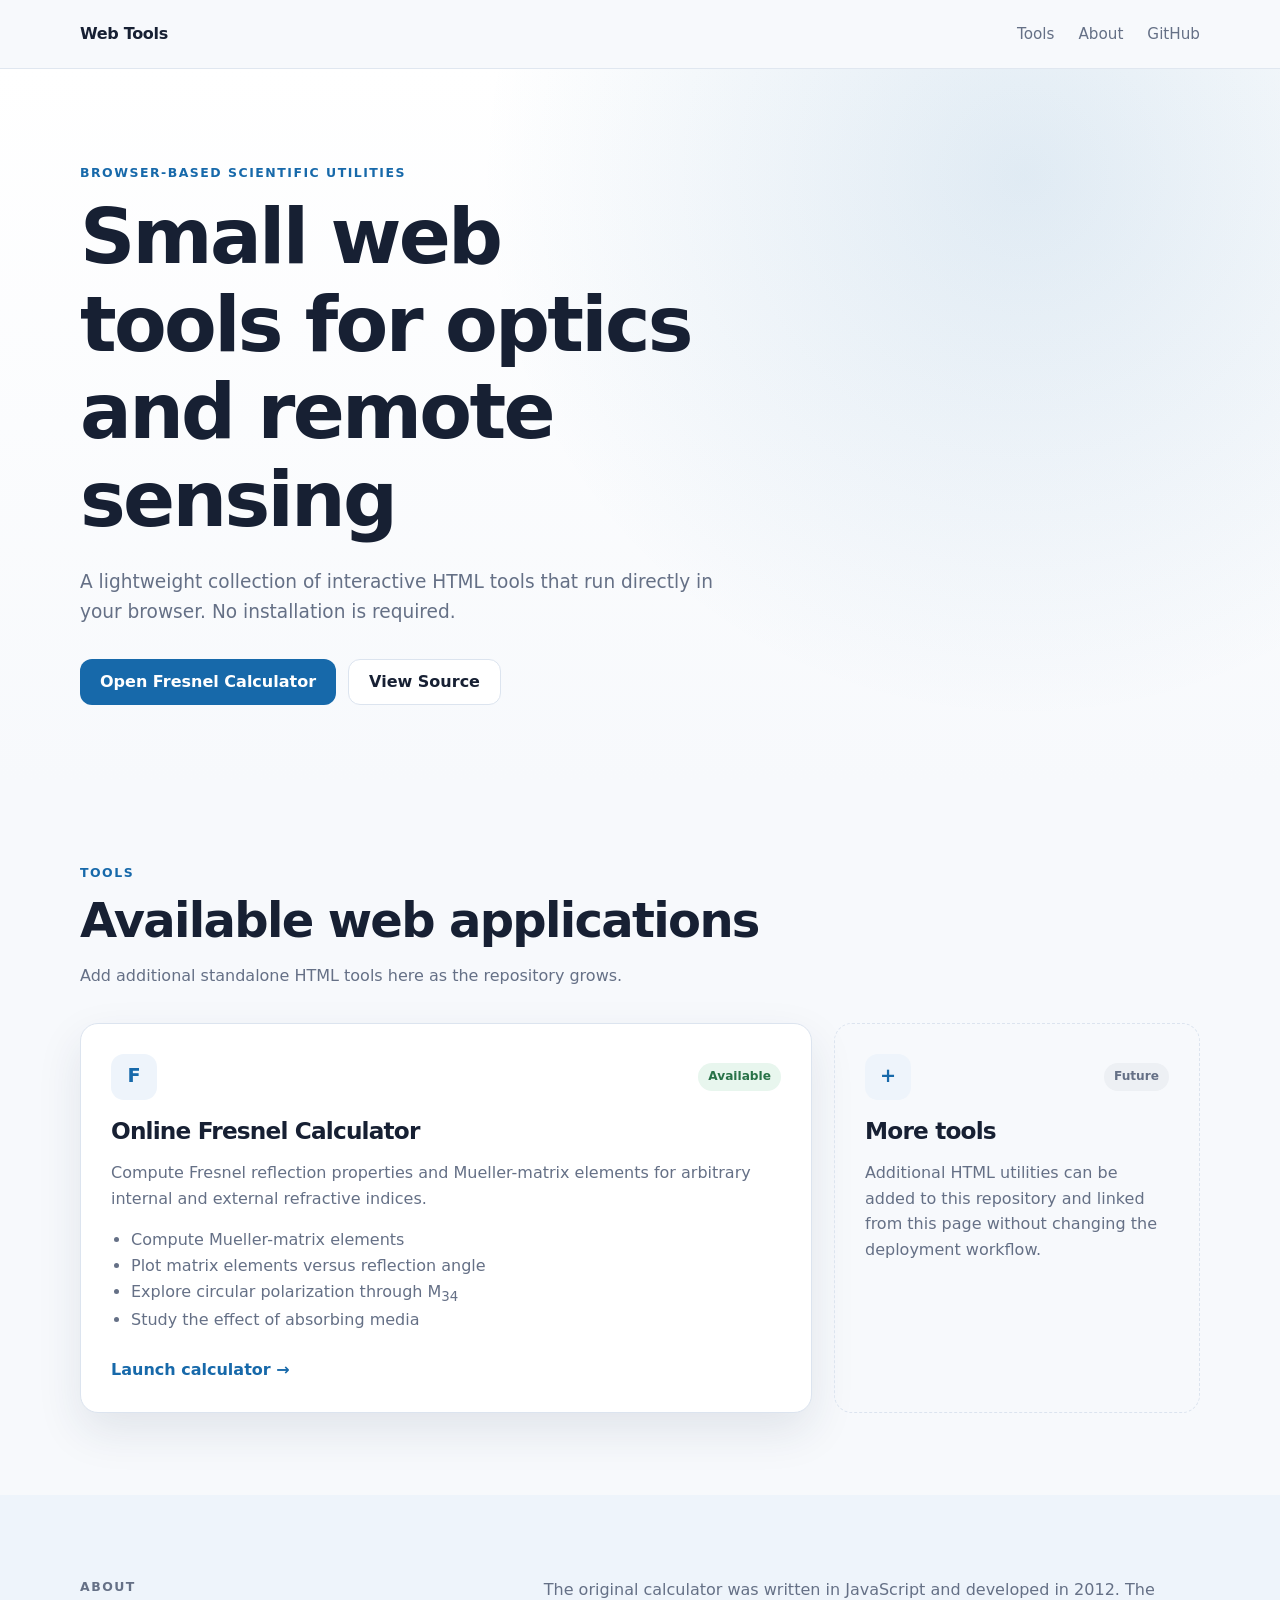
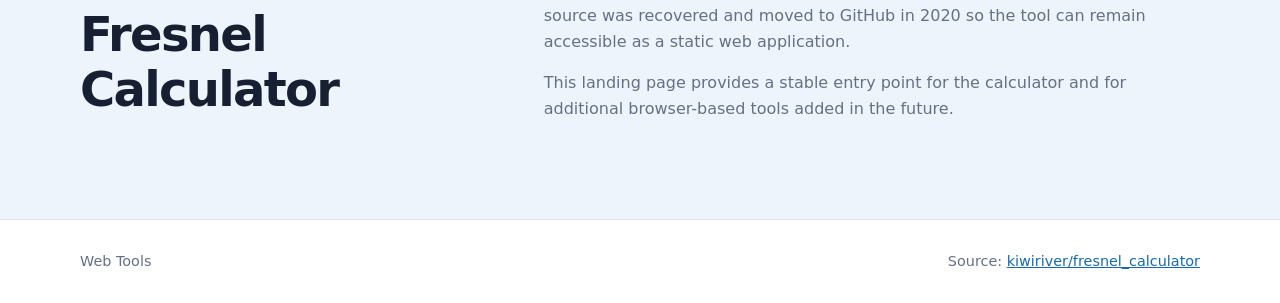
<file: index.html>
<!DOCTYPE html>
<html lang="en">
<head>
  <meta charset="UTF-8">
  <meta name="viewport" content="width=device-width, initial-scale=1.0">
  <meta name="description" content="A collection of browser-based scientific tools, including an online Fresnel calculator for Mueller-matrix calculations and polarization studies.">
  <title>Web Tools | Fresnel Calculator</title>
  <link rel="stylesheet" href="assets/style.css">
</head>

<body>
  <header class="site-header">
    <div class="container nav">
      <a class="brand" href="./">Web Tools</a>
      <nav aria-label="Primary navigation">
        <a href="#tools">Tools</a>
        <a href="#about">About</a>
        <a href="https://github.com/kiwiriver/fresnel_calculator">GitHub</a>
      </nav>
    </div>
  </header>

  <main>
    <section class="hero">
      <div class="container hero-grid">
        <div>
          <p class="eyebrow">Browser-based scientific utilities</p>
          <h1>Small web tools for optics and remote sensing</h1>
          <p class="hero-text">
            A lightweight collection of interactive HTML tools that run directly
            in your browser. No installation is required.
          </p>
          <div class="hero-actions">
            <a class="button primary" href="tools/my.jqplot.fresnel.html">Open Fresnel Calculator</a>
            <a class="button secondary" href="https://github.com/kiwiriver/fresnel_calculator">View Source</a>
          </div>
        </div>

      </div>
    </section>

    <section id="tools" class="section">
      <div class="container">
        <div class="section-heading">
          <p class="eyebrow">Tools</p>
          <h2>Available web applications</h2>
          <p>Add additional standalone HTML tools here as the repository grows.</p>
        </div>

        <div class="tool-grid">
          <article class="tool-card featured">
            <div class="tool-top">
              <span class="tool-icon">F</span>
              <span class="status">Available</span>
            </div>
            <h3>Online Fresnel Calculator</h3>
            <p>
              Compute Fresnel reflection properties and Mueller-matrix elements
              for arbitrary internal and external refractive indices.
            </p>
            <ul>
              <li>Compute Mueller-matrix elements</li>
              <li>Plot matrix elements versus reflection angle</li>
              <li>Explore circular polarization through M<sub>34</sub></li>
              <li>Study the effect of absorbing media</li>
            </ul>
            <a class="tool-link" href="tools/my.jqplot.fresnel.html">
              Launch calculator <span aria-hidden="true">→</span>
            </a>
          </article>

          <article class="tool-card placeholder">
            <div class="tool-top">
              <span class="tool-icon">+</span>
              <span class="status muted">Future</span>
            </div>
            <h3>More tools</h3>
            <p>
              Additional HTML utilities can be added to this repository and
              linked from this page without changing the deployment workflow.
            </p>
          </article>
        </div>
      </div>
    </section>

    <section id="about" class="section alt">
      <div class="container about-grid">
        <div>
          <p class="eyebrow">About</p>
          <h2>Fresnel Calculator</h2>
        </div>
        <div>
          <p>
            The original calculator was written in JavaScript and developed in
            2012. The source was recovered and moved to GitHub in 2020 so the
            tool can remain accessible as a static web application.
          </p>
          <p>
            This landing page provides a stable entry point for the calculator
            and for additional browser-based tools added in the future.
          </p>
        </div>
      </div>
    </section>
  </main>

  <footer>
    <div class="container footer-content">
      <span>Web Tools</span>
      <span>
        Source:
        <a href="https://github.com/kiwiriver/fresnel_calculator">
          kiwiriver/fresnel_calculator
        </a>
      </span>
    </div>
  </footer>
</body>
</html>
</file>
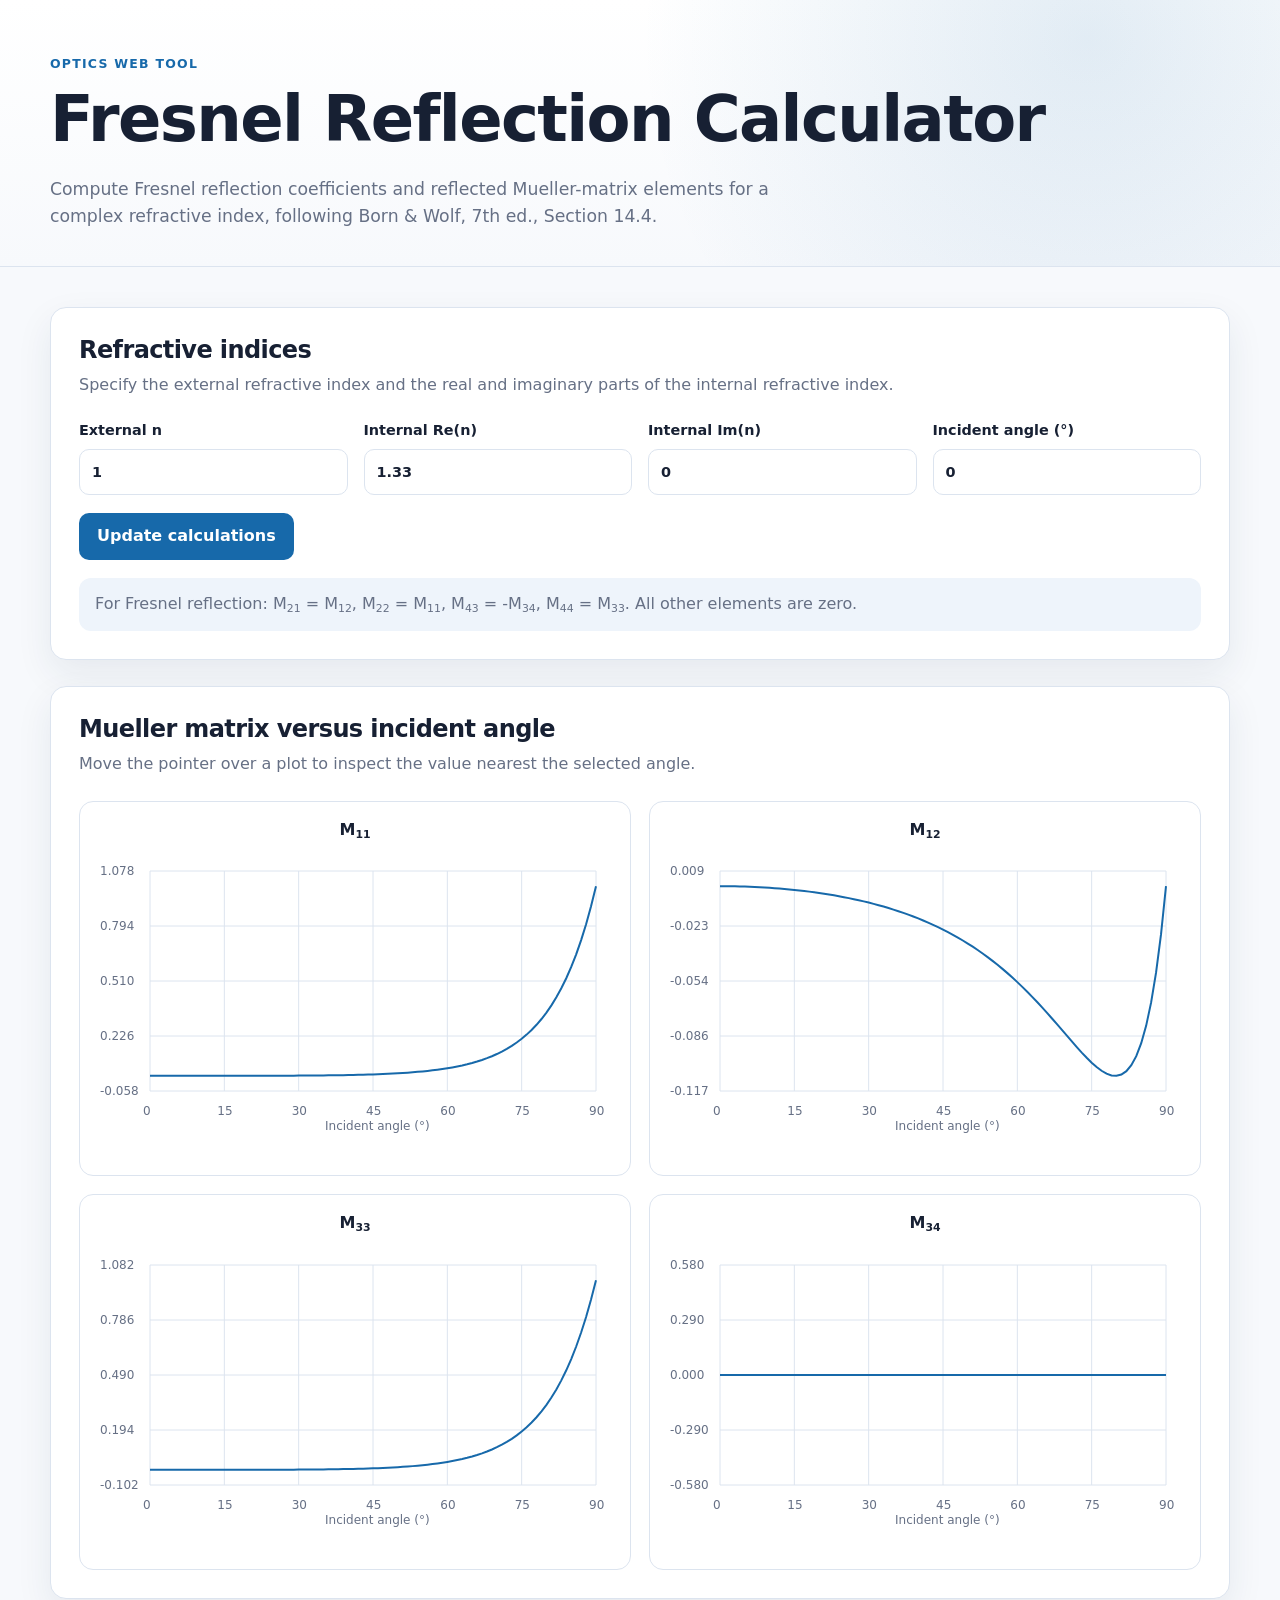
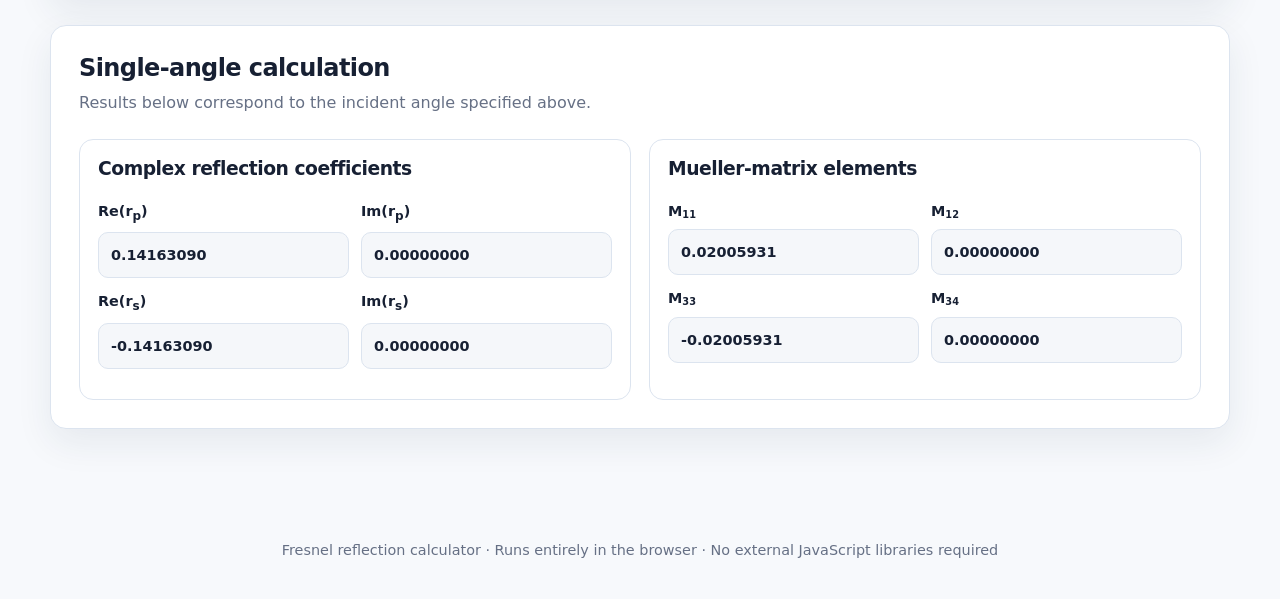
<file: tools/my.jqplot.fresnel.html>
<!DOCTYPE html>
<html lang="en">
<head>
  <meta charset="UTF-8">
  <meta name="viewport" content="width=device-width, initial-scale=1.0">
  <meta name="description" content="Interactive Fresnel reflection calculator for complex refractive indices and Mueller-matrix elements.">
  <title>Fresnel Reflection Calculator</title>

  <style>
    :root {
      --bg: #f7f9fc;
      --surface: #ffffff;
      --surface-soft: #eef4fb;
      --text: #172033;
      --muted: #667085;
      --line: #dce4ef;
      --accent: #1769aa;
      --accent-dark: #0f4f82;
      --radius: 16px;
      --shadow: 0 14px 36px rgba(31, 52, 79, 0.08);
    }

    * {
      box-sizing: border-box;
    }

    body {
      margin: 0;
      font-family: Inter, ui-sans-serif, system-ui, -apple-system, BlinkMacSystemFont,
        "Segoe UI", sans-serif;
      color: var(--text);
      background: var(--bg);
      line-height: 1.55;
    }

    .container {
      width: min(1180px, calc(100% - 36px));
      margin: 0 auto;
    }

    header {
      padding: 54px 0 36px;
      background:
        radial-gradient(circle at 85% 15%, rgba(23,105,170,.12), transparent 28rem),
        linear-gradient(180deg, #fff 0%, var(--bg) 100%);
      border-bottom: 1px solid var(--line);
    }

    .eyebrow {
      margin: 0 0 8px;
      font-size: .78rem;
      font-weight: 800;
      color: var(--accent);
      text-transform: uppercase;
      letter-spacing: .1em;
    }

    h1, h2, h3 {
      line-height: 1.2;
      letter-spacing: -.025em;
    }

    h1 {
      margin: 0;
      font-size: clamp(2.3rem, 5vw, 4rem);
    }

    .lead {
      max-width: 760px;
      margin: 18px 0 0;
      color: var(--muted);
      font-size: 1.08rem;
    }

    main {
      padding: 40px 0 60px;
    }

    .panel {
      margin-bottom: 26px;
      padding: 28px;
      border: 1px solid var(--line);
      border-radius: var(--radius);
      background: var(--surface);
      box-shadow: var(--shadow);
    }

    .panel h2 {
      margin-top: 0;
      margin-bottom: 8px;
      font-size: 1.5rem;
    }

    .panel-intro {
      margin-top: 0;
      color: var(--muted);
    }

    .input-grid,
    .output-grid {
      display: grid;
      grid-template-columns: repeat(4, minmax(0, 1fr));
      gap: 16px;
      margin-top: 22px;
    }

    label {
      display: block;
      font-size: .9rem;
      font-weight: 700;
    }

    input[type="number"],
    input[type="text"] {
      width: 100%;
      margin-top: 7px;
      padding: 11px 12px;
      border: 1px solid var(--line);
      border-radius: 10px;
      background: #fff;
      color: var(--text);
      font: inherit;
    }

    input[readonly] {
      background: #f5f7fa;
    }

    button {
      margin-top: 18px;
      padding: 11px 18px;
      border: 0;
      border-radius: 10px;
      background: var(--accent);
      color: white;
      font: inherit;
      font-weight: 750;
      cursor: pointer;
    }

    button:hover {
      background: var(--accent-dark);
    }

    .matrix-note {
      margin-top: 18px;
      padding: 14px 16px;
      border-radius: 12px;
      background: var(--surface-soft);
      color: var(--muted);
    }

    .charts {
      display: grid;
      grid-template-columns: repeat(2, minmax(0, 1fr));
      gap: 18px;
      margin-top: 24px;
    }

    .chart-card {
      padding: 16px;
      border: 1px solid var(--line);
      border-radius: 14px;
      background: #fff;
    }

    .chart-title {
      margin: 0 0 10px;
      font-weight: 750;
      text-align: center;
    }

    canvas {
      width: 100%;
      height: 280px;
      display: block;
    }

    .chart-readout {
      margin-top: 8px;
      color: var(--muted);
      font-size: .86rem;
      text-align: center;
      min-height: 1.3em;
    }

    .coeff-grid {
      display: grid;
      grid-template-columns: repeat(2, minmax(0, 1fr));
      gap: 18px;
      margin-top: 24px;
    }

    .result-group {
      padding: 18px;
      border: 1px solid var(--line);
      border-radius: 14px;
      background: #fff;
    }

    .result-group h3 {
      margin-top: 0;
    }

    .result-row {
      display: grid;
      grid-template-columns: 1fr 1fr;
      gap: 12px;
      margin-bottom: 12px;
    }

    footer {
      padding: 24px 0 38px;
      color: var(--muted);
      font-size: .9rem;
      text-align: center;
    }

    .math sub {
      font-size: .68em;
      vertical-align: -.25em;
    }

    @media (max-width: 820px) {
      .input-grid,
      .output-grid,
      .charts,
      .coeff-grid {
        grid-template-columns: 1fr 1fr;
      }
    }

    @media (max-width: 560px) {
      .input-grid,
      .output-grid,
      .charts,
      .coeff-grid,
      .result-row {
        grid-template-columns: 1fr;
      }

      .panel {
        padding: 20px;
      }
    }
  </style>
</head>

<body>
  <header>
    <div class="container">
      <p class="eyebrow">Optics Web Tool</p>
      <h1>Fresnel Reflection Calculator</h1>
      <p class="lead">
        Compute Fresnel reflection coefficients and reflected Mueller-matrix
        elements for a complex refractive index, following Born &amp; Wolf,
        7th ed., Section 14.4.
      </p>
    </div>
  </header>

  <main class="container">
    <section class="panel">
      <h2>Refractive indices</h2>
      <p class="panel-intro">
        Specify the external refractive index and the real and imaginary parts
        of the internal refractive index.
      </p>

      <div class="input-grid">
        <label>
          External n
          <input id="n1" type="number" step="any" value="1">
        </label>

        <label>
          Internal Re(n)
          <input id="n2r" type="number" step="any" value="1.33">
        </label>

        <label>
          Internal Im(n)
          <input id="n2i" type="number" step="any" value="0">
        </label>

        <label>
          Incident angle (°)
          <input id="theta" type="number" min="0" max="90" step="any" value="0">
        </label>
      </div>

      <button id="updateBtn" type="button">Update calculations</button>

      <div class="matrix-note">
        For Fresnel reflection:
        <span class="math">M<sub>21</sub> = M<sub>12</sub></span>,
        <span class="math">M<sub>22</sub> = M<sub>11</sub></span>,
        <span class="math">M<sub>43</sub> = -M<sub>34</sub></span>,
        <span class="math">M<sub>44</sub> = M<sub>33</sub></span>.
        All other elements are zero.
      </div>
    </section>

    <section class="panel">
      <h2>Mueller matrix versus incident angle</h2>
      <p class="panel-intro">
        Move the pointer over a plot to inspect the value nearest the selected angle.
      </p>

      <div class="charts">
        <div class="chart-card">
          <p class="chart-title math">M<sub>11</sub></p>
          <canvas id="chart11"></canvas>
          <div class="chart-readout" id="readout11"></div>
        </div>

        <div class="chart-card">
          <p class="chart-title math">M<sub>12</sub></p>
          <canvas id="chart12"></canvas>
          <div class="chart-readout" id="readout12"></div>
        </div>

        <div class="chart-card">
          <p class="chart-title math">M<sub>33</sub></p>
          <canvas id="chart33"></canvas>
          <div class="chart-readout" id="readout33"></div>
        </div>

        <div class="chart-card">
          <p class="chart-title math">M<sub>34</sub></p>
          <canvas id="chart34"></canvas>
          <div class="chart-readout" id="readout34"></div>
        </div>
      </div>
    </section>

    <section class="panel">
      <h2>Single-angle calculation</h2>
      <p class="panel-intro">
        Results below correspond to the incident angle specified above.
      </p>

      <div class="coeff-grid">
        <div class="result-group">
          <h3>Complex reflection coefficients</h3>

          <div class="result-row">
            <label>
              Re(r<sub>p</sub>)
              <input id="rpr" type="text" readonly>
            </label>
            <label>
              Im(r<sub>p</sub>)
              <input id="rpi" type="text" readonly>
            </label>
          </div>

          <div class="result-row">
            <label>
              Re(r<sub>s</sub>)
              <input id="rsr" type="text" readonly>
            </label>
            <label>
              Im(r<sub>s</sub>)
              <input id="rsi" type="text" readonly>
            </label>
          </div>
        </div>

        <div class="result-group">
          <h3>Mueller-matrix elements</h3>

          <div class="result-row">
            <label class="math">
              M<sub>11</sub>
              <input id="m11" type="text" readonly>
            </label>
            <label class="math">
              M<sub>12</sub>
              <input id="m12" type="text" readonly>
            </label>
          </div>

          <div class="result-row">
            <label class="math">
              M<sub>33</sub>
              <input id="m33" type="text" readonly>
            </label>
            <label class="math">
              M<sub>34</sub>
              <input id="m34" type="text" readonly>
            </label>
          </div>
        </div>
      </div>
    </section>
  </main>

  <footer>
    Fresnel reflection calculator · Runs entirely in the browser · No external JavaScript libraries required
  </footer>

  <script>
    class Complex {
      constructor(real, imaginary) {
        this.x = real;
        this.y = imaginary;
      }

      static multiply(a, b) {
        return new Complex(
          a.x * b.x - a.y * b.y,
          a.x * b.y + a.y * b.x
        );
      }

      static divide(a, b) {
        const denom = b.x * b.x + b.y * b.y;
        return new Complex(
          (a.x * b.x + a.y * b.y) / denom,
          (a.y * b.x - a.x * b.y) / denom
        );
      }

      static modSquare(a) {
        return a.x * a.x + a.y * a.y;
      }
    }

    function fresnel(thetaDeg, n1, n2r, n2i) {
      const theta = thetaDeg * Math.PI / 180;
      const nc11 = n1 * Math.cos(theta);

      const alpha =
        n2r * n2r -
        n2i * n2i -
        Math.pow(n1 * Math.sin(theta), 2);

      const beta = Math.sqrt(
        alpha * alpha + Math.pow(2 * n2r * n2i, 2)
      );

      const u2 = Math.sqrt(0.5 * Math.max(0, alpha + beta));
      const v2 = Math.sqrt(0.5 * Math.max(0, -alpha + beta));

      const epsilon = new Complex(
        n2r * n2r - n2i * n2i,
        2 * n2r * n2i
      );

      const rs = Complex.divide(
        new Complex(nc11 - u2, -v2),
        new Complex(nc11 + u2, v2)
      );

      const rp = Complex.divide(
        new Complex(
          epsilon.x * Math.cos(theta) - n1 * u2,
          epsilon.y * Math.cos(theta) - n1 * v2
        ),
        new Complex(
          epsilon.x * Math.cos(theta) + n1 * u2,
          epsilon.y * Math.cos(theta) + n1 * v2
        )
      );

      const m11 = (Complex.modSquare(rp) + Complex.modSquare(rs)) / 2;
      const m12 = (Complex.modSquare(rp) - Complex.modSquare(rs)) / 2;

      const rsConj = new Complex(rs.x, -rs.y);
      const cross = Complex.multiply(rp, rsConj);

      return {
        rp,
        rs,
        m11,
        m12,
        m33: cross.x,
        m34: cross.y
      };
    }

    function getInputs() {
      return {
        n1: Number(document.getElementById("n1").value),
        n2r: Number(document.getElementById("n2r").value),
        n2i: Number(document.getElementById("n2i").value),
        theta: Number(document.getElementById("theta").value)
      };
    }

    function formatValue(value) {
      if (!Number.isFinite(value)) return "—";
      if (Math.abs(value) < 1e-4 && value !== 0) return value.toExponential(6);
      return value.toFixed(8);
    }

    function updateSingleAngle() {
      const { n1, n2r, n2i, theta } = getInputs();
      const result = fresnel(theta, n1, n2r, n2i);

      document.getElementById("rpr").value = formatValue(result.rp.x);
      document.getElementById("rpi").value = formatValue(result.rp.y);
      document.getElementById("rsr").value = formatValue(result.rs.x);
      document.getElementById("rsi").value = formatValue(result.rs.y);

      document.getElementById("m11").value = formatValue(result.m11);
      document.getElementById("m12").value = formatValue(result.m12);
      document.getElementById("m33").value = formatValue(result.m33);
      document.getElementById("m34").value = formatValue(result.m34);
    }

    function buildSeries() {
      const { n1, n2r, n2i } = getInputs();

      const series = {
        m11: [],
        m12: [],
        m33: [],
        m34: []
      };

      for (let angle = 0; angle <= 90; angle += 1) {
        const r = fresnel(angle, n1, n2r, n2i);
        series.m11.push({ x: angle, y: r.m11 });
        series.m12.push({ x: angle, y: r.m12 });
        series.m33.push({ x: angle, y: r.m33 });
        series.m34.push({ x: angle, y: r.m34 });
      }

      return series;
    }

    function drawChart(canvas, data, label, readout) {
      const dpr = window.devicePixelRatio || 1;
      const rect = canvas.getBoundingClientRect();

      canvas.width = Math.max(1, Math.floor(rect.width * dpr));
      canvas.height = Math.max(1, Math.floor(rect.height * dpr));

      const ctx = canvas.getContext("2d");
      ctx.setTransform(dpr, 0, 0, dpr, 0, 0);

      const width = rect.width;
      const height = rect.height;

      const pad = { left: 54, right: 18, top: 18, bottom: 42 };
      const plotW = width - pad.left - pad.right;
      const plotH = height - pad.top - pad.bottom;

      const ys = data.map(d => d.y).filter(Number.isFinite);
      let ymin = Math.min(...ys);
      let ymax = Math.max(...ys);

      if (ymin === ymax) {
        ymin -= 0.5;
        ymax += 0.5;
      }

      const yPad = (ymax - ymin) * 0.08;
      ymin -= yPad;
      ymax += yPad;

      const xToPx = x => pad.left + (x / 90) * plotW;
      const yToPx = y =>
        pad.top + (1 - (y - ymin) / (ymax - ymin)) * plotH;

      ctx.clearRect(0, 0, width, height);

      ctx.strokeStyle = "#dce4ef";
      ctx.lineWidth = 1;
      ctx.fillStyle = "#667085";
      ctx.font = "12px system-ui, sans-serif";

      for (let x = 0; x <= 90; x += 15) {
        const px = xToPx(x);
        ctx.beginPath();
        ctx.moveTo(px, pad.top);
        ctx.lineTo(px, pad.top + plotH);
        ctx.stroke();
        ctx.fillText(String(x), px - 7, height - 18);
      }

      for (let i = 0; i <= 4; i++) {
        const y = ymin + (i / 4) * (ymax - ymin);
        const py = yToPx(y);
        ctx.beginPath();
        ctx.moveTo(pad.left, py);
        ctx.lineTo(pad.left + plotW, py);
        ctx.stroke();
        ctx.fillText(y.toFixed(3), 4, py + 4);
      }

      ctx.strokeStyle = "#1769aa";
      ctx.lineWidth = 2;
      ctx.beginPath();

      data.forEach((d, i) => {
        const x = xToPx(d.x);
        const y = yToPx(d.y);
        if (i === 0) ctx.moveTo(x, y);
        else ctx.lineTo(x, y);
      });

      ctx.stroke();

      ctx.fillStyle = "#667085";
      ctx.fillText("Incident angle (°)", pad.left + plotW / 2 - 48, height - 3);

      canvas.onmousemove = event => {
        const bounds = canvas.getBoundingClientRect();
        const mouseX = event.clientX - bounds.left;
        const angle = Math.max(
          0,
          Math.min(90, Math.round(((mouseX - pad.left) / plotW) * 90))
        );

        const point = data[angle];
        if (point) {
          readout.textContent =
            `${angle}°   ${label} = ${formatValue(point.y)}`;
        }
      };

      canvas.onmouseleave = () => {
        readout.textContent = "";
      };
    }

    function redrawAll() {
      updateSingleAngle();

      const s = buildSeries();

      drawChart(
        document.getElementById("chart11"),
        s.m11,
        "M11",
        document.getElementById("readout11")
      );

      drawChart(
        document.getElementById("chart12"),
        s.m12,
        "M12",
        document.getElementById("readout12")
      );

      drawChart(
        document.getElementById("chart33"),
        s.m33,
        "M33",
        document.getElementById("readout33")
      );

      drawChart(
        document.getElementById("chart34"),
        s.m34,
        "M34",
        document.getElementById("readout34")
      );
    }

    document.getElementById("updateBtn").addEventListener("click", redrawAll);

    ["n1", "n2r", "n2i", "theta"].forEach(id => {
      document.getElementById(id).addEventListener("keydown", event => {
        if (event.key === "Enter") redrawAll();
      });
    });

    window.addEventListener("resize", redrawAll);
    window.addEventListener("DOMContentLoaded", redrawAll);
  </script>
</body>
</html>
</file>
<file: assets/style.css>
:root {
  --bg: #f7f9fc;
  --surface: #ffffff;
  --surface-alt: #eef4fb;
  --text: #172033;
  --muted: #657086;
  --line: #dce4ef;
  --accent: #1769aa;
  --accent-dark: #0f4f82;
  --shadow: 0 18px 45px rgba(28, 48, 77, 0.10);
  --radius: 18px;
}

* {
  box-sizing: border-box;
}

html {
  scroll-behavior: smooth;
}

body {
  margin: 0;
  font-family: Inter, ui-sans-serif, system-ui, -apple-system, BlinkMacSystemFont,
    "Segoe UI", sans-serif;
  color: var(--text);
  background: var(--bg);
  line-height: 1.6;
}

a {
  color: inherit;
}

.container {
  width: min(1120px, calc(100% - 40px));
  margin: 0 auto;
}

.site-header {
  position: sticky;
  top: 0;
  z-index: 10;
  border-bottom: 1px solid rgba(220, 228, 239, 0.85);
  background: rgba(247, 249, 252, 0.92);
  backdrop-filter: blur(12px);
}

.nav {
  min-height: 68px;
  display: flex;
  align-items: center;
  justify-content: space-between;
  gap: 24px;
}

.brand {
  font-weight: 750;
  text-decoration: none;
  letter-spacing: -0.02em;
}

nav {
  display: flex;
  gap: 24px;
}

nav a {
  color: var(--muted);
  text-decoration: none;
  font-size: 0.95rem;
}

nav a:hover {
  color: var(--accent);
}

.hero {
  padding: 94px 0 76px;
  background:
    radial-gradient(circle at 80% 15%, rgba(23, 105, 170, 0.13), transparent 34rem),
    linear-gradient(180deg, #ffffff 0%, var(--bg) 100%);
}

.hero-grid {
  display: grid;
  grid-template-columns: minmax(0, 1.2fr) minmax(280px, 0.8fr);
  gap: 60px;
  align-items: center;
}

.eyebrow {
  margin: 0 0 10px;
  color: var(--accent);
  font-size: 0.78rem;
  font-weight: 800;
  letter-spacing: 0.12em;
  text-transform: uppercase;
}

h1, h2, h3 {
  line-height: 1.14;
  letter-spacing: -0.035em;
}

h1 {
  max-width: 760px;
  margin: 0;
  font-size: clamp(2.7rem, 6vw, 5rem);
}

h2 {
  margin: 0 0 12px;
  font-size: clamp(2rem, 4vw, 3rem);
}

h3 {
  margin: 18px 0 12px;
  font-size: 1.45rem;
}

.hero-text {
  max-width: 690px;
  margin: 24px 0 0;
  color: var(--muted);
  font-size: 1.16rem;
}

.hero-actions {
  display: flex;
  flex-wrap: wrap;
  gap: 12px;
  margin-top: 32px;
}

.button {
  display: inline-flex;
  align-items: center;
  justify-content: center;
  min-height: 46px;
  padding: 0 20px;
  border-radius: 12px;
  font-weight: 700;
  text-decoration: none;
}

.button.primary {
  color: white;
  background: var(--accent);
}

.button.primary:hover {
  background: var(--accent-dark);
}

.button.secondary {
  border: 1px solid var(--line);
  background: white;
}

.hero-card {
  padding: 30px;
  border: 1px solid var(--line);
  border-radius: 24px;
  background: rgba(255, 255, 255, 0.82);
  box-shadow: var(--shadow);
}

.matrix {
  display: grid;
  grid-template-columns: repeat(2, 1fr);
  gap: 12px;
}

.matrix span {
  display: grid;
  place-items: center;
  min-height: 94px;
  border: 1px solid var(--line);
  border-radius: 14px;
  background: var(--surface-alt);
  color: var(--accent-dark);
  font-family: Georgia, serif;
  font-size: 1.7rem;
}

.hero-card p {
  margin: 22px 0 0;
  color: var(--muted);
  text-align: center;
}

.section {
  padding: 82px 0;
}

.section.alt {
  background: var(--surface-alt);
}

.section-heading {
  max-width: 700px;
  margin-bottom: 34px;
}

.section-heading > p:last-child,
.about-grid p {
  color: var(--muted);
}

.tool-grid {
  display: grid;
  grid-template-columns: minmax(0, 2fr) minmax(260px, 1fr);
  gap: 22px;
}

.tool-card {
  padding: 30px;
  border: 1px solid var(--line);
  border-radius: var(--radius);
  background: var(--surface);
}

.tool-card.featured {
  box-shadow: var(--shadow);
}

.tool-card.placeholder {
  background: transparent;
  border-style: dashed;
}

.tool-top {
  display: flex;
  align-items: center;
  justify-content: space-between;
}

.tool-icon {
  display: grid;
  place-items: center;
  width: 46px;
  height: 46px;
  border-radius: 13px;
  background: var(--surface-alt);
  color: var(--accent);
  font-weight: 850;
  font-size: 1.2rem;
}

.status {
  padding: 4px 10px;
  border-radius: 999px;
  background: #e8f6ee;
  color: #287248;
  font-size: 0.76rem;
  font-weight: 750;
}

.status.muted {
  color: var(--muted);
  background: #edf0f4;
}

.tool-card p,
.tool-card li {
  color: var(--muted);
}

.tool-card ul {
  padding-left: 1.25rem;
}

.tool-link {
  display: inline-block;
  margin-top: 8px;
  color: var(--accent);
  font-weight: 750;
  text-decoration: none;
}

.tool-link:hover {
  text-decoration: underline;
}

.about-grid {
  display: grid;
  grid-template-columns: minmax(220px, 0.75fr) minmax(0, 1.25fr);
  gap: 70px;
}

.about-grid p:first-child {
  margin-top: 0;
}

footer {
  padding: 30px 0;
  border-top: 1px solid var(--line);
  background: white;
}

.footer-content {
  display: flex;
  justify-content: space-between;
  gap: 20px;
  color: var(--muted);
  font-size: 0.9rem;
}

.footer-content a {
  color: var(--accent);
}

@media (max-width: 760px) {
  .hero {
    padding-top: 62px;
  }

  .hero-grid,
  .tool-grid,
  .about-grid {
    grid-template-columns: 1fr;
    gap: 28px;
  }

  .nav {
    align-items: flex-start;
    padding: 16px 0;
  }

  nav {
    gap: 14px;
    flex-wrap: wrap;
    justify-content: flex-end;
  }

  .footer-content {
    flex-direction: column;
  }
}
</file>
